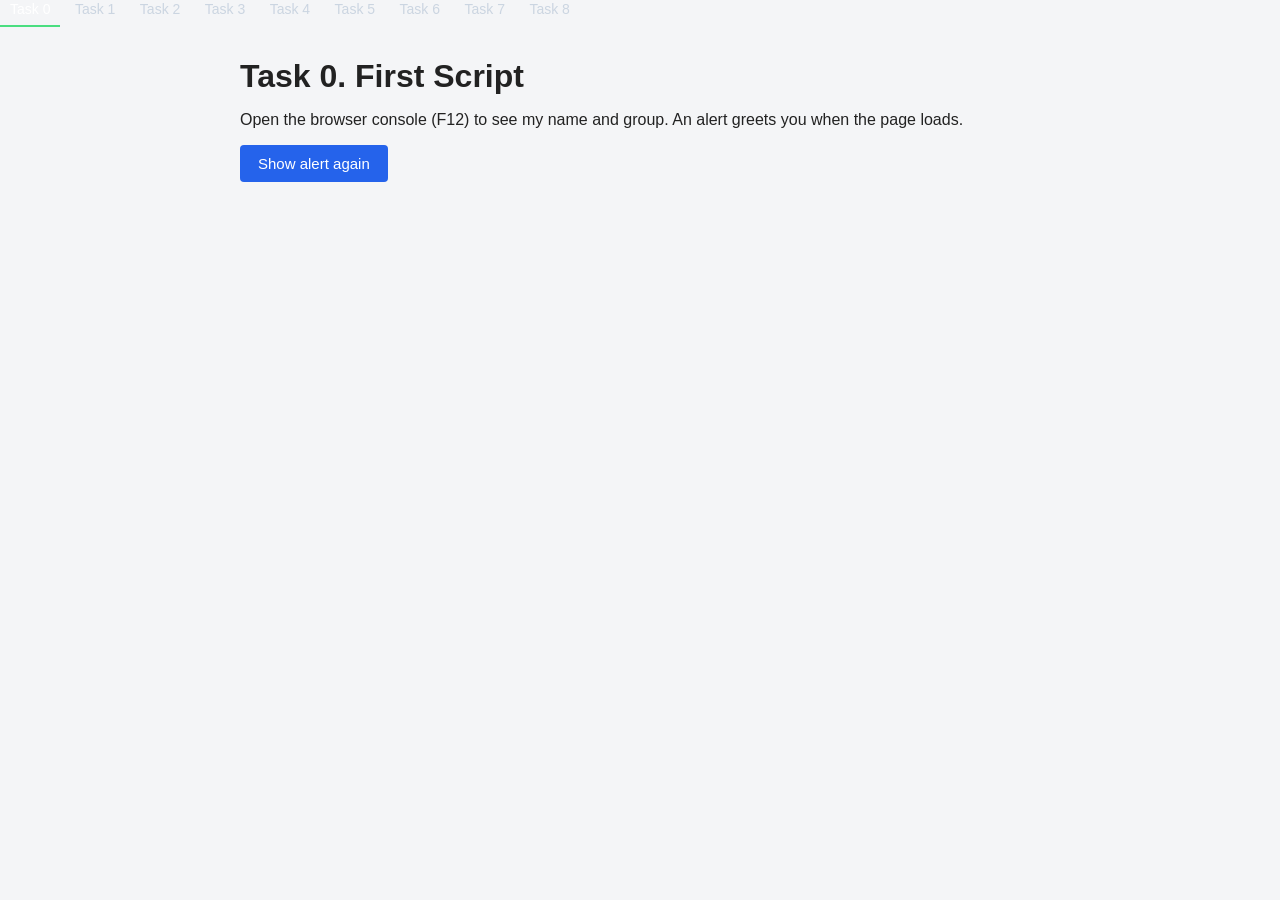
<file: index.html>
<!DOCTYPE html>
<html lang="en">
<head>
  <meta charset="UTF-8">
  <meta name="viewport" content="width=device-width, initial-scale=1.0">
  <title>Task 0. First Script</title>
  <link rel="stylesheet" href="style.css">
</head>
<body>
  <nav class="navbar">
    <a href="index.html" class="active">Task 0</a>
    <a href="task1.html">Task 1</a>
    <a href="task2.html">Task 2</a>
    <a href="task3.html">Task 3</a>
    <a href="task4.html">Task 4</a>
    <a href="task5.html">Task 5</a>
    <a href="task6.html">Task 6</a>
    <a href="task7.html">Task 7</a>
    <a href="task8.html">Task 8</a>
  </nav>
  <main>
    <h1>Task 0. First Script</h1>
<p>Open the browser console (F12) to see my name and group. An alert greets you when the page loads.</p>
<button id="again">Show alert again</button>
  </main>
  <script src="js/index.js"></script>
</body>
</html>
</file>
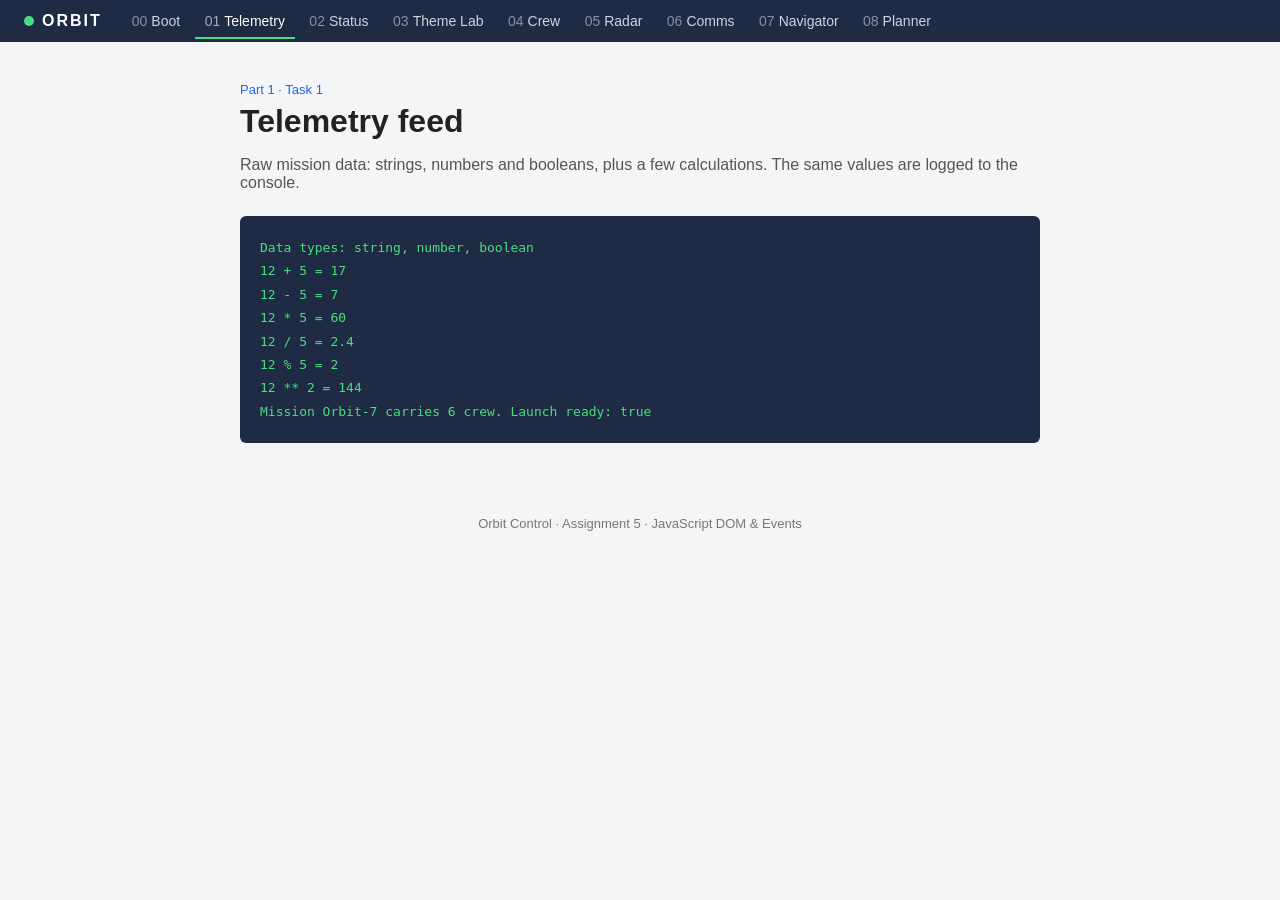
<file: task1.html>
<!DOCTYPE html>
<html lang="en">
<head>
  <meta charset="UTF-8">
  <meta name="viewport" content="width=device-width, initial-scale=1.0">
  <title>Orbit Control · Telemetry feed</title>
  <link rel="stylesheet" href="style.css">
</head>
<body>
  <header class="topbar">
    <a class="brand" href="index.html"><span class="dot"></span>ORBIT</a>
    <nav class="navbar">
      <a href="index.html"><i>00</i>Boot</a>
      <a href="task1.html" class="active"><i>01</i>Telemetry</a>
      <a href="task2.html"><i>02</i>Status</a>
      <a href="task3.html"><i>03</i>Theme Lab</a>
      <a href="task4.html"><i>04</i>Crew</a>
      <a href="task5.html"><i>05</i>Radar</a>
      <a href="task6.html"><i>06</i>Comms</a>
      <a href="task7.html"><i>07</i>Navigator</a>
      <a href="task8.html"><i>08</i>Planner</a>
    </nav>
  </header>
  <main>
    <p class="eyebrow">Part 1 · Task 1</p>
    <h1>Telemetry feed</h1>
    <p class="lead">Raw mission data: strings, numbers and booleans, plus a few calculations. The same values are logged to the console.</p>
    <pre id="out" class="terminal"></pre>
  </main>
  <footer>Orbit Control · Assignment 5 · JavaScript DOM &amp; Events</footer>
  <script src="js/task1.js"></script>
</body>
</html>
</file>
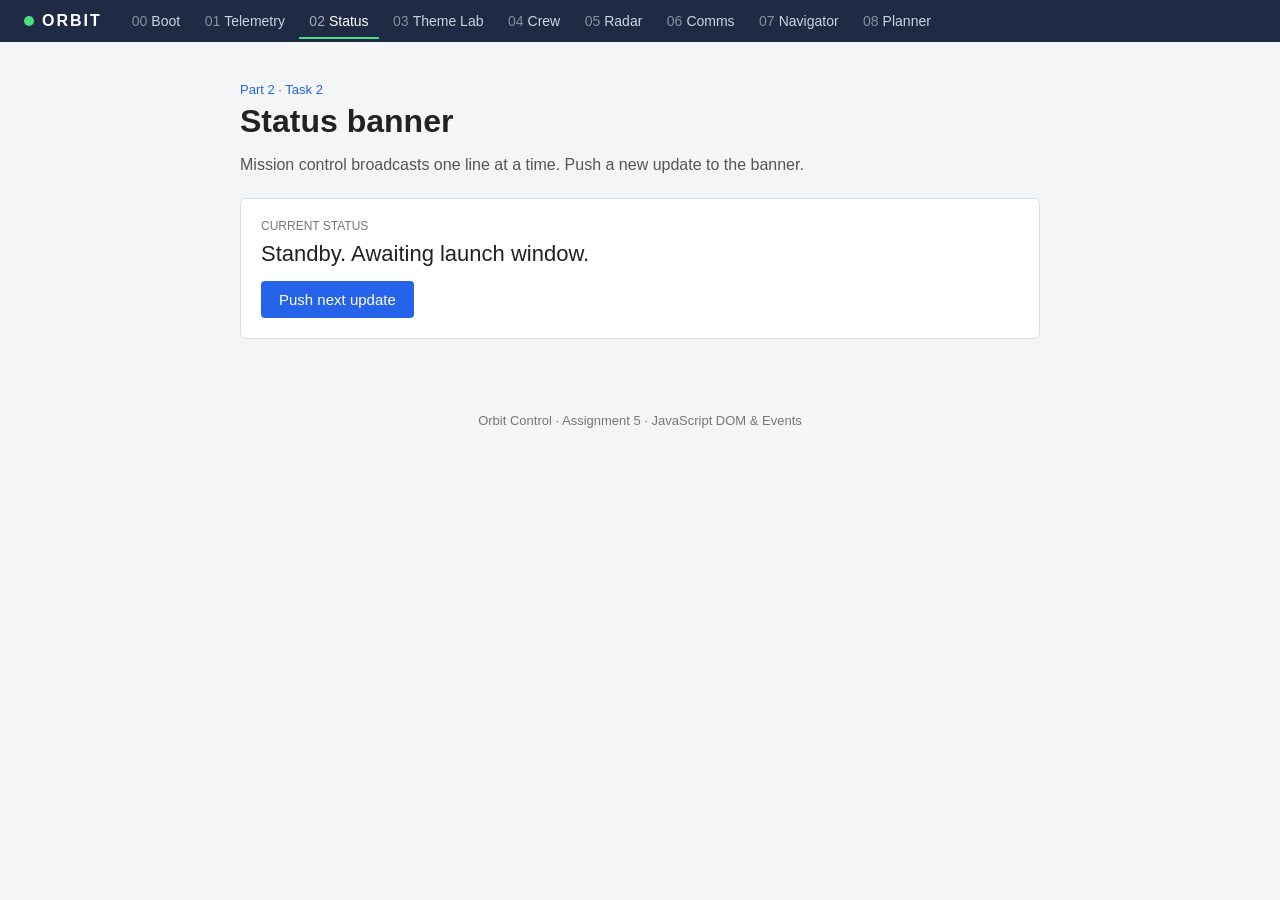
<file: task2.html>
<!DOCTYPE html>
<html lang="en">
<head>
  <meta charset="UTF-8">
  <meta name="viewport" content="width=device-width, initial-scale=1.0">
  <title>Orbit Control · Status banner</title>
  <link rel="stylesheet" href="style.css">
</head>
<body>
  <header class="topbar">
    <a class="brand" href="index.html"><span class="dot"></span>ORBIT</a>
    <nav class="navbar">
      <a href="index.html"><i>00</i>Boot</a>
      <a href="task1.html"><i>01</i>Telemetry</a>
      <a href="task2.html" class="active"><i>02</i>Status</a>
      <a href="task3.html"><i>03</i>Theme Lab</a>
      <a href="task4.html"><i>04</i>Crew</a>
      <a href="task5.html"><i>05</i>Radar</a>
      <a href="task6.html"><i>06</i>Comms</a>
      <a href="task7.html"><i>07</i>Navigator</a>
      <a href="task8.html"><i>08</i>Planner</a>
    </nav>
  </header>
  <main>
    <p class="eyebrow">Part 2 · Task 2</p>
    <h1>Status banner</h1>
    <p class="lead">Mission control broadcasts one line at a time. Push a new update to the banner.</p>
    <div class="panel"><div class="kicker">Current status</div><p id="text" class="big">Standby. Awaiting launch window.</p>
    <button id="btn">Push next update</button></div>
  </main>
  <footer>Orbit Control · Assignment 5 · JavaScript DOM &amp; Events</footer>
  <script src="js/task2.js"></script>
</body>
</html>
</file>
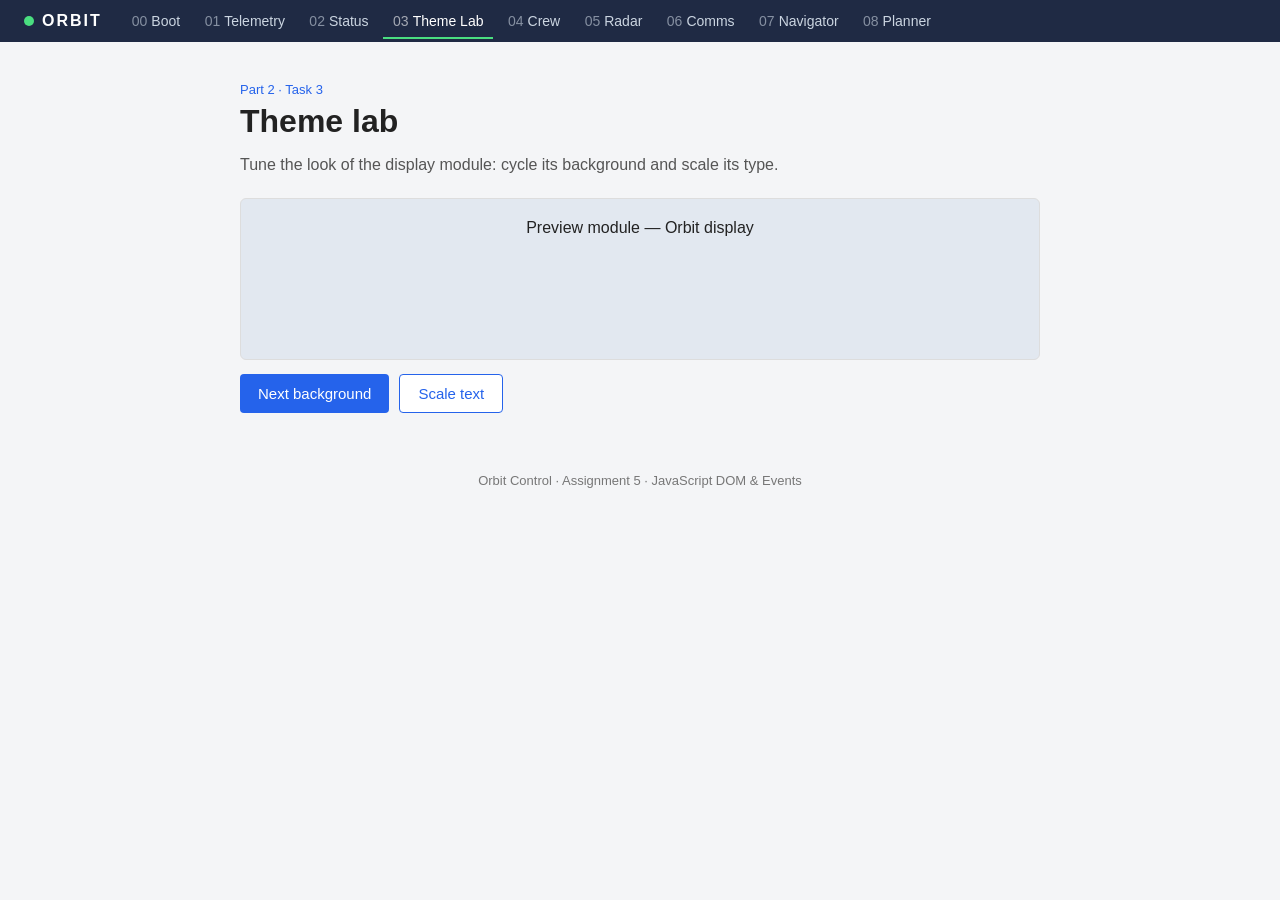
<file: task3.html>
<!DOCTYPE html>
<html lang="en">
<head>
  <meta charset="UTF-8">
  <meta name="viewport" content="width=device-width, initial-scale=1.0">
  <title>Orbit Control · Theme lab</title>
  <link rel="stylesheet" href="style.css">
</head>
<body>
  <header class="topbar">
    <a class="brand" href="index.html"><span class="dot"></span>ORBIT</a>
    <nav class="navbar">
      <a href="index.html"><i>00</i>Boot</a>
      <a href="task1.html"><i>01</i>Telemetry</a>
      <a href="task2.html"><i>02</i>Status</a>
      <a href="task3.html" class="active"><i>03</i>Theme Lab</a>
      <a href="task4.html"><i>04</i>Crew</a>
      <a href="task5.html"><i>05</i>Radar</a>
      <a href="task6.html"><i>06</i>Comms</a>
      <a href="task7.html"><i>07</i>Navigator</a>
      <a href="task8.html"><i>08</i>Planner</a>
    </nav>
  </header>
  <main>
    <p class="eyebrow">Part 2 · Task 3</p>
    <h1>Theme lab</h1>
    <p class="lead">Tune the look of the display module: cycle its background and scale its type.</p>
    <div id="box" class="panel preview">Preview module — Orbit display</div>
    <div class="row"><button id="bg">Next background</button><button id="fs" class="ghost">Scale text</button></div>
  </main>
  <footer>Orbit Control · Assignment 5 · JavaScript DOM &amp; Events</footer>
  <script src="js/task3.js"></script>
</body>
</html>
</file>
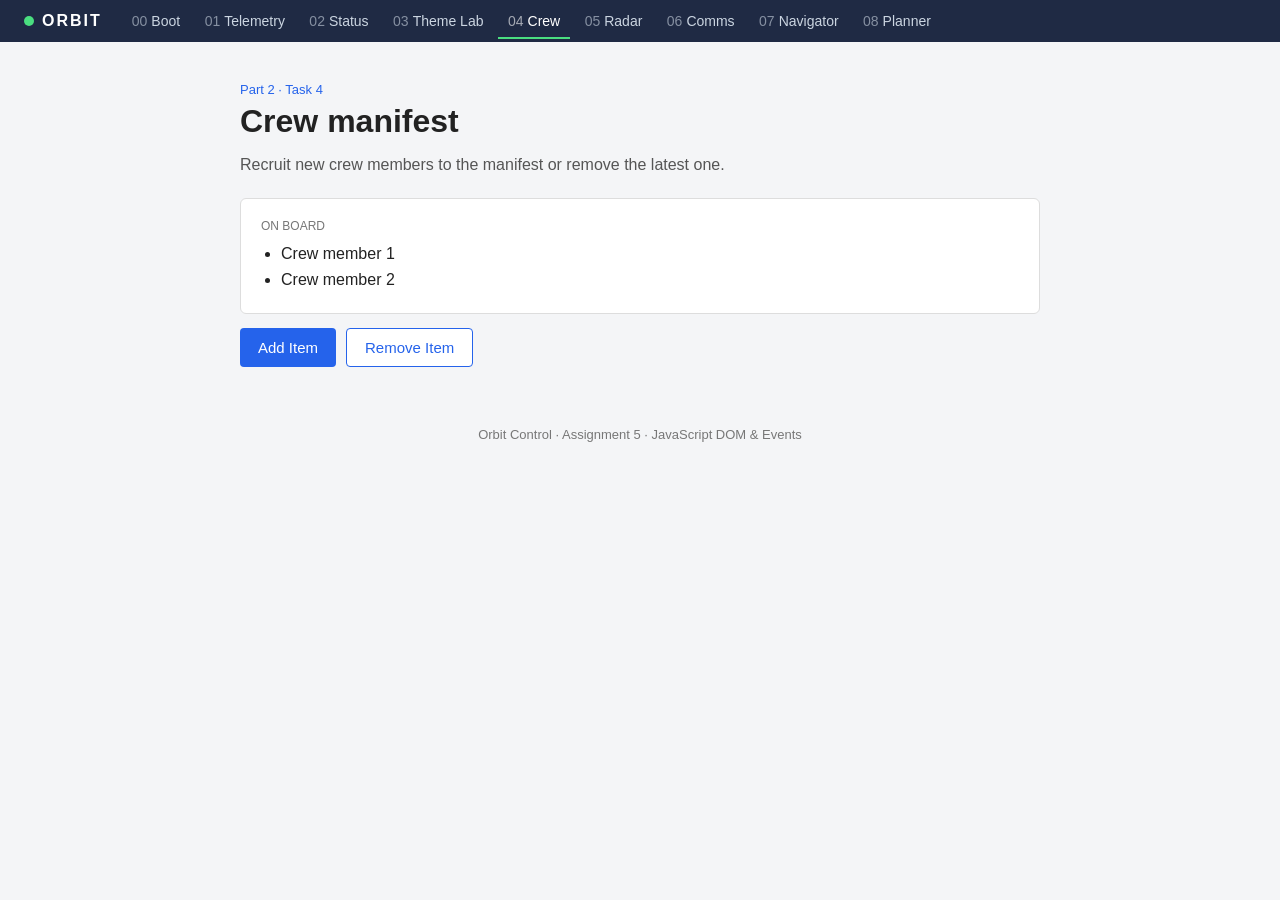
<file: task4.html>
<!DOCTYPE html>
<html lang="en">
<head>
  <meta charset="UTF-8">
  <meta name="viewport" content="width=device-width, initial-scale=1.0">
  <title>Orbit Control · Crew manifest</title>
  <link rel="stylesheet" href="style.css">
</head>
<body>
  <header class="topbar">
    <a class="brand" href="index.html"><span class="dot"></span>ORBIT</a>
    <nav class="navbar">
      <a href="index.html"><i>00</i>Boot</a>
      <a href="task1.html"><i>01</i>Telemetry</a>
      <a href="task2.html"><i>02</i>Status</a>
      <a href="task3.html"><i>03</i>Theme Lab</a>
      <a href="task4.html" class="active"><i>04</i>Crew</a>
      <a href="task5.html"><i>05</i>Radar</a>
      <a href="task6.html"><i>06</i>Comms</a>
      <a href="task7.html"><i>07</i>Navigator</a>
      <a href="task8.html"><i>08</i>Planner</a>
    </nav>
  </header>
  <main>
    <p class="eyebrow">Part 2 · Task 4</p>
    <h1>Crew manifest</h1>
    <p class="lead">Recruit new crew members to the manifest or remove the latest one.</p>
    <div class="panel"><div class="kicker">On board</div><ul id="list" class="manifest"><li>Crew member 1</li><li>Crew member 2</li></ul></div>
    <div class="row"><button id="add">Add Item</button><button id="remove" class="ghost">Remove Item</button></div>
  </main>
  <footer>Orbit Control · Assignment 5 · JavaScript DOM &amp; Events</footer>
  <script src="js/task4.js"></script>
</body>
</html>
</file>
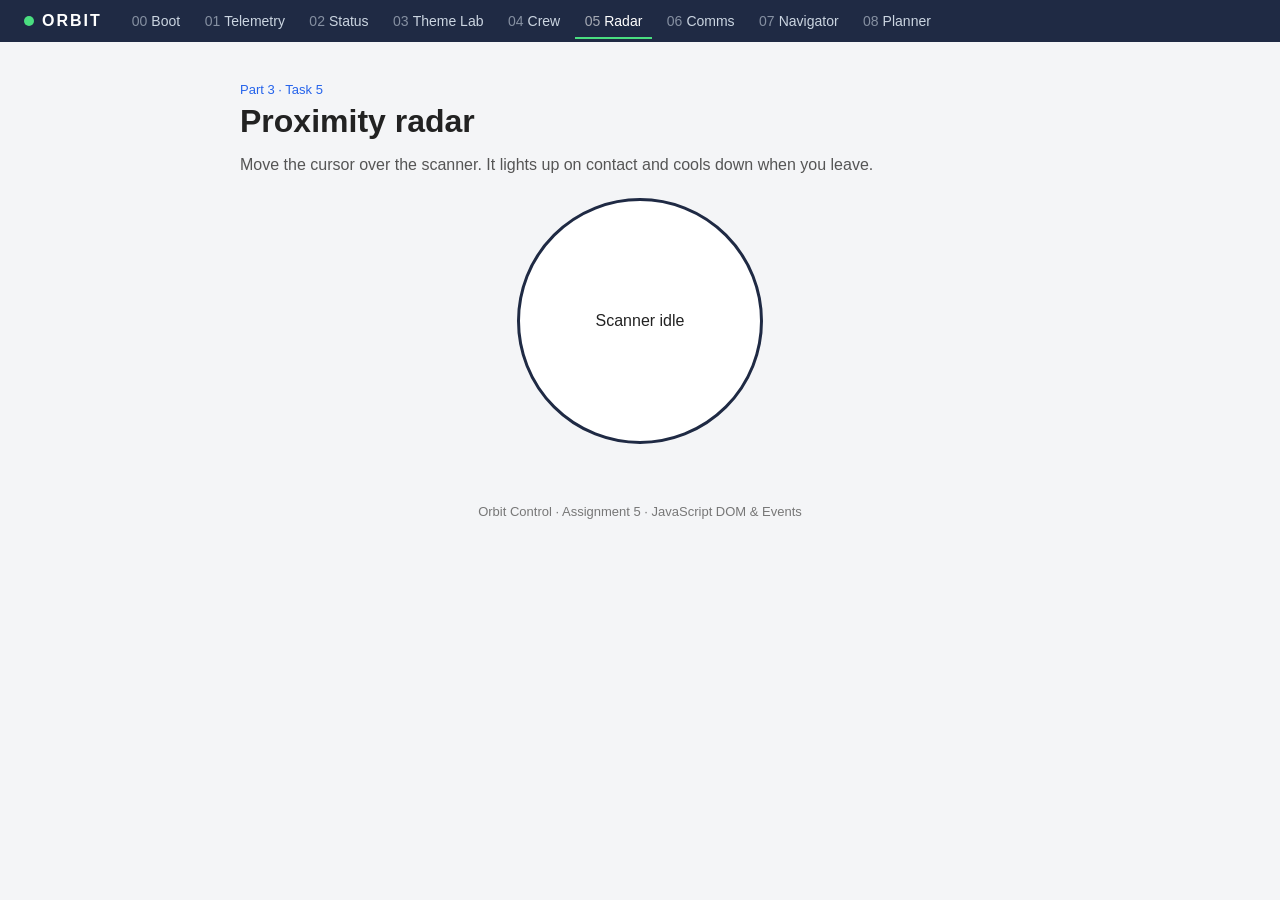
<file: task5.html>
<!DOCTYPE html>
<html lang="en">
<head>
  <meta charset="UTF-8">
  <meta name="viewport" content="width=device-width, initial-scale=1.0">
  <title>Orbit Control · Proximity radar</title>
  <link rel="stylesheet" href="style.css">
</head>
<body>
  <header class="topbar">
    <a class="brand" href="index.html"><span class="dot"></span>ORBIT</a>
    <nav class="navbar">
      <a href="index.html"><i>00</i>Boot</a>
      <a href="task1.html"><i>01</i>Telemetry</a>
      <a href="task2.html"><i>02</i>Status</a>
      <a href="task3.html"><i>03</i>Theme Lab</a>
      <a href="task4.html"><i>04</i>Crew</a>
      <a href="task5.html" class="active"><i>05</i>Radar</a>
      <a href="task6.html"><i>06</i>Comms</a>
      <a href="task7.html"><i>07</i>Navigator</a>
      <a href="task8.html"><i>08</i>Planner</a>
    </nav>
  </header>
  <main>
    <p class="eyebrow">Part 3 · Task 5</p>
    <h1>Proximity radar</h1>
    <p class="lead">Move the cursor over the scanner. It lights up on contact and cools down when you leave.</p>
    <div id="hover" class="radar"><span>Scanner idle</span></div>
  </main>
  <footer>Orbit Control · Assignment 5 · JavaScript DOM &amp; Events</footer>
  <script src="js/task5.js"></script>
</body>
</html>
</file>
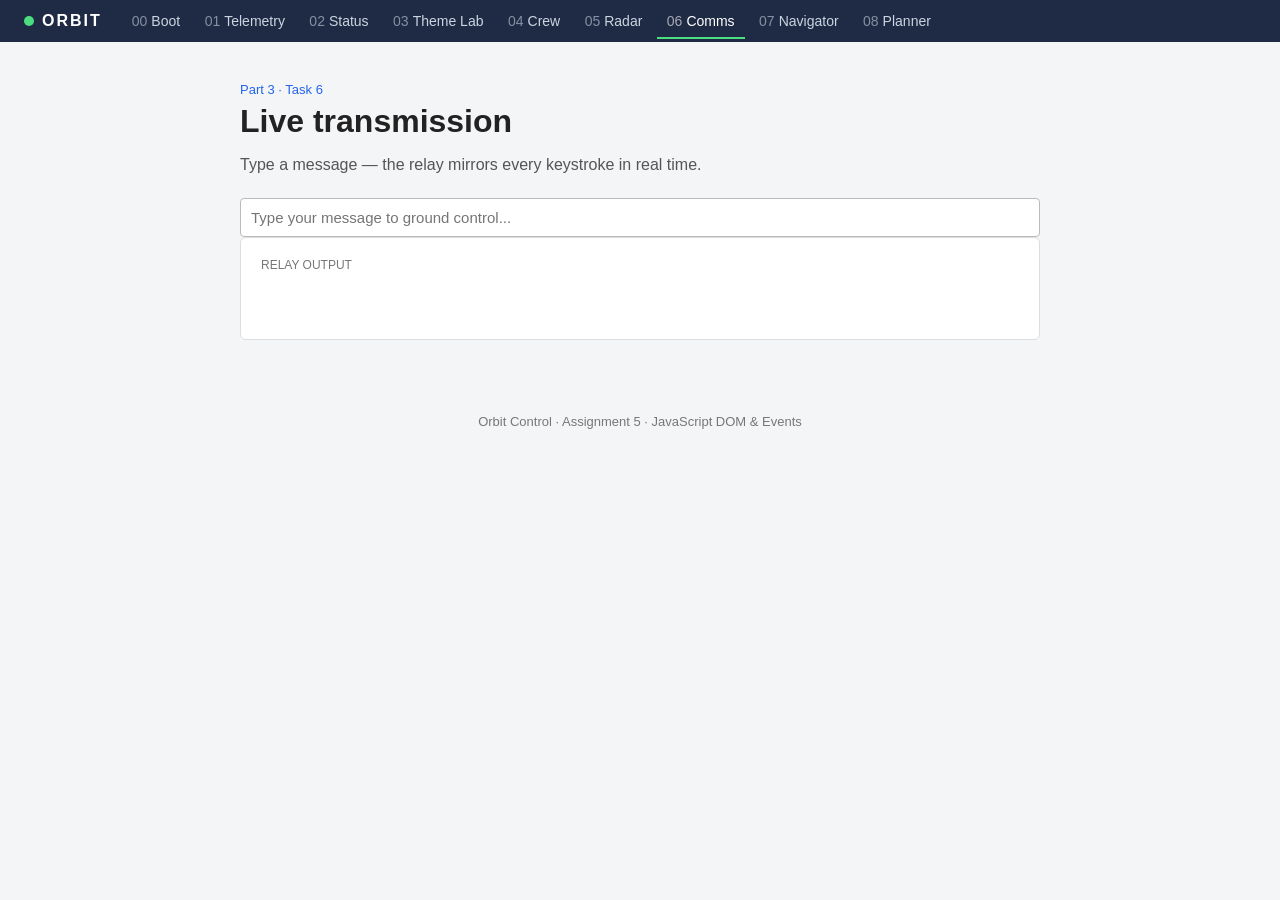
<file: task6.html>
<!DOCTYPE html>
<html lang="en">
<head>
  <meta charset="UTF-8">
  <meta name="viewport" content="width=device-width, initial-scale=1.0">
  <title>Orbit Control · Live transmission</title>
  <link rel="stylesheet" href="style.css">
</head>
<body>
  <header class="topbar">
    <a class="brand" href="index.html"><span class="dot"></span>ORBIT</a>
    <nav class="navbar">
      <a href="index.html"><i>00</i>Boot</a>
      <a href="task1.html"><i>01</i>Telemetry</a>
      <a href="task2.html"><i>02</i>Status</a>
      <a href="task3.html"><i>03</i>Theme Lab</a>
      <a href="task4.html"><i>04</i>Crew</a>
      <a href="task5.html"><i>05</i>Radar</a>
      <a href="task6.html" class="active"><i>06</i>Comms</a>
      <a href="task7.html"><i>07</i>Navigator</a>
      <a href="task8.html"><i>08</i>Planner</a>
    </nav>
  </header>
  <main>
    <p class="eyebrow">Part 3 · Task 6</p>
    <h1>Live transmission</h1>
    <p class="lead">Type a message — the relay mirrors every keystroke in real time.</p>
    <input id="inp" type="text" placeholder="Type your message to ground control...">
    <div class="panel"><div class="kicker">Relay output</div><p class="big mono" id="live">&nbsp;</p></div>
  </main>
  <footer>Orbit Control · Assignment 5 · JavaScript DOM &amp; Events</footer>
  <script src="js/task6.js"></script>
</body>
</html>
</file>
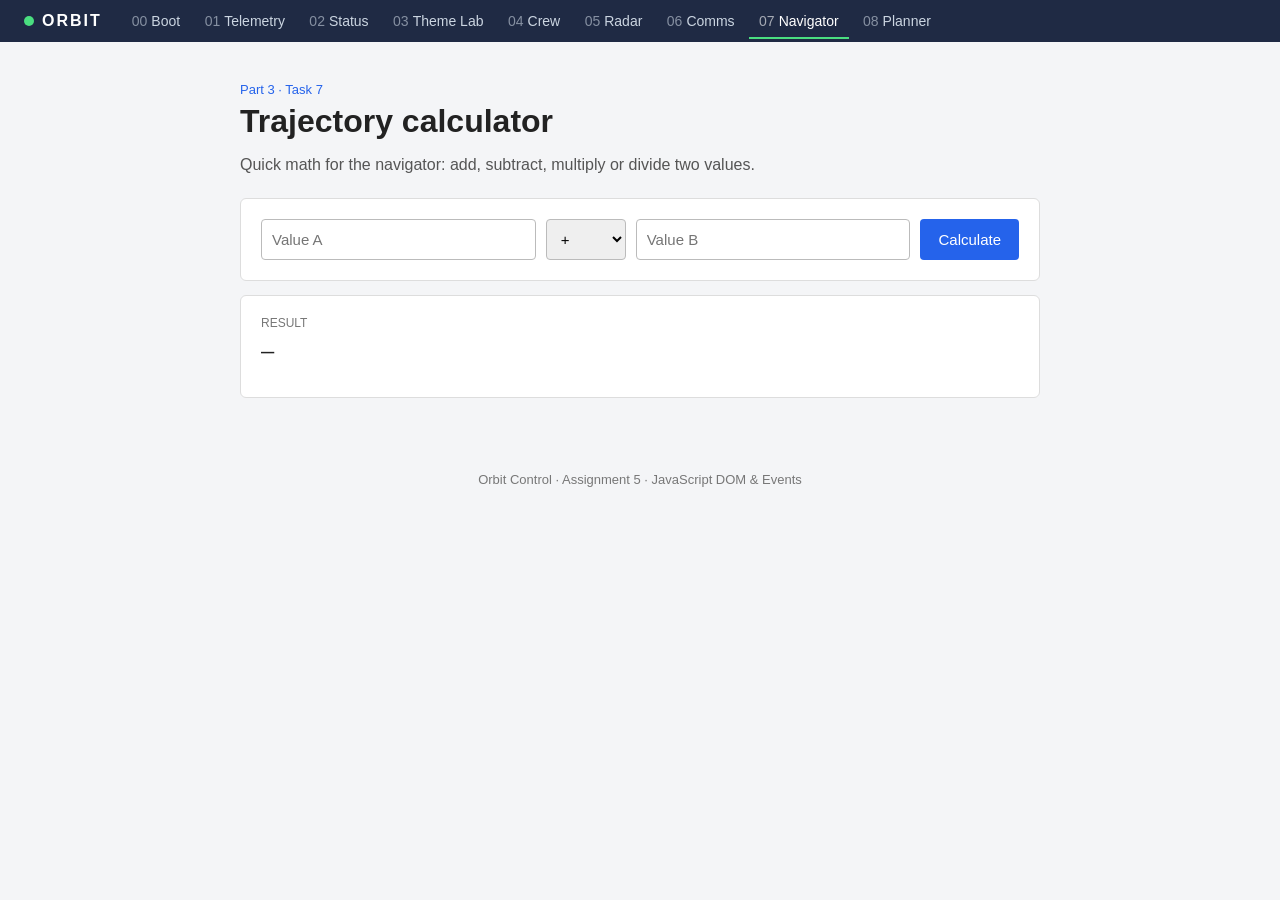
<file: task7.html>
<!DOCTYPE html>
<html lang="en">
<head>
  <meta charset="UTF-8">
  <meta name="viewport" content="width=device-width, initial-scale=1.0">
  <title>Orbit Control · Trajectory calculator</title>
  <link rel="stylesheet" href="style.css">
</head>
<body>
  <header class="topbar">
    <a class="brand" href="index.html"><span class="dot"></span>ORBIT</a>
    <nav class="navbar">
      <a href="index.html"><i>00</i>Boot</a>
      <a href="task1.html"><i>01</i>Telemetry</a>
      <a href="task2.html"><i>02</i>Status</a>
      <a href="task3.html"><i>03</i>Theme Lab</a>
      <a href="task4.html"><i>04</i>Crew</a>
      <a href="task5.html"><i>05</i>Radar</a>
      <a href="task6.html"><i>06</i>Comms</a>
      <a href="task7.html" class="active"><i>07</i>Navigator</a>
      <a href="task8.html"><i>08</i>Planner</a>
    </nav>
  </header>
  <main>
    <p class="eyebrow">Part 3 · Task 7</p>
    <h1>Trajectory calculator</h1>
    <p class="lead">Quick math for the navigator: add, subtract, multiply or divide two values.</p>
    <div class="panel calc">
      <input id="a" type="number" placeholder="Value A">
      <select id="op"><option value="+">+</option><option value="-">−</option><option value="*">×</option><option value="/">÷</option></select>
      <input id="b" type="number" placeholder="Value B">
      <button id="eq">Calculate</button>
    </div>
    <div class="panel"><div class="kicker">Result</div><p class="big mono" id="res">—</p></div>
  </main>
  <footer>Orbit Control · Assignment 5 · JavaScript DOM &amp; Events</footer>
  <script src="js/task7.js"></script>
</body>
</html>
</file>
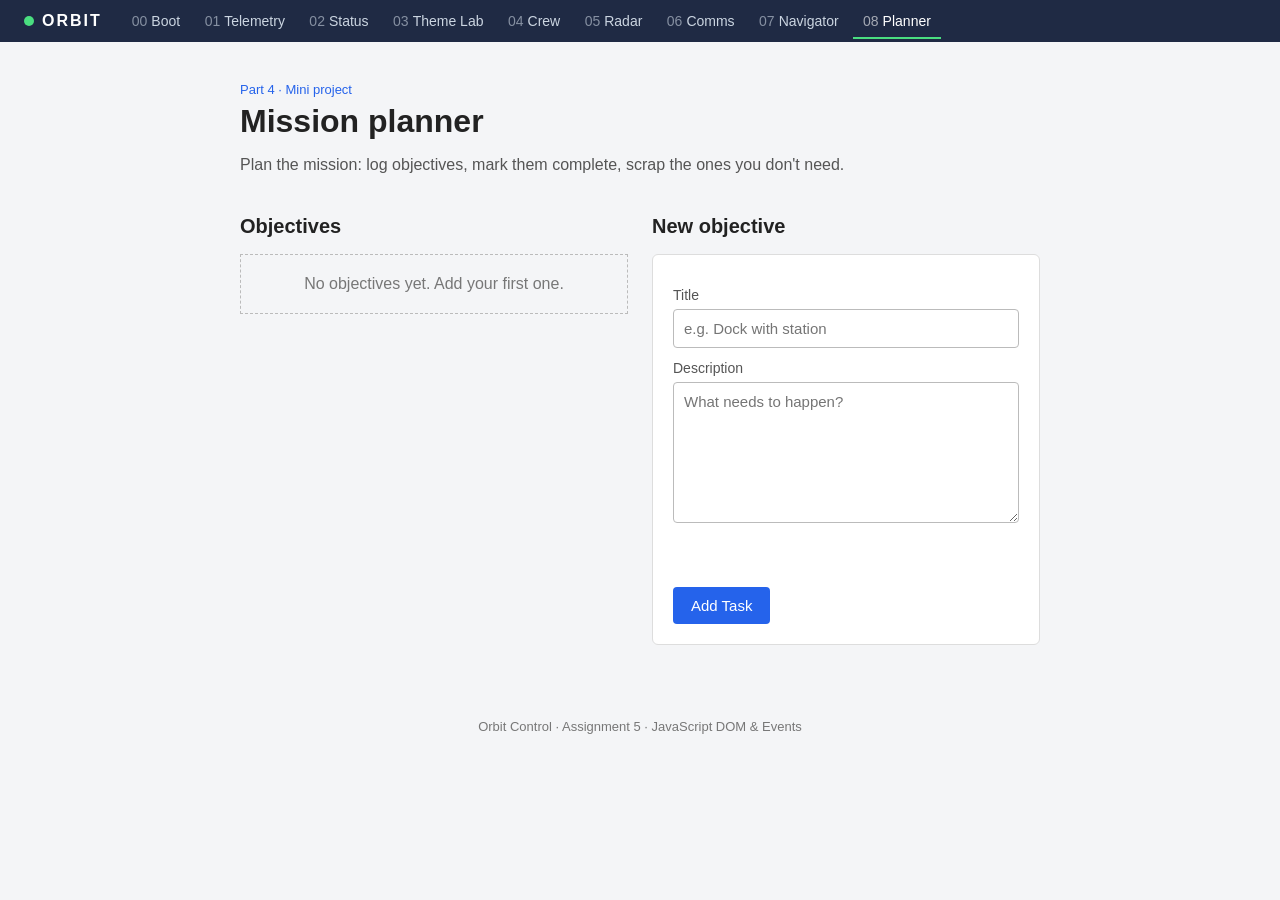
<file: task8.html>
<!DOCTYPE html>
<html lang="en">
<head>
  <meta charset="UTF-8">
  <meta name="viewport" content="width=device-width, initial-scale=1.0">
  <title>Orbit Control · Mission planner</title>
  <link rel="stylesheet" href="style.css">
</head>
<body>
  <header class="topbar">
    <a class="brand" href="index.html"><span class="dot"></span>ORBIT</a>
    <nav class="navbar">
      <a href="index.html"><i>00</i>Boot</a>
      <a href="task1.html"><i>01</i>Telemetry</a>
      <a href="task2.html"><i>02</i>Status</a>
      <a href="task3.html"><i>03</i>Theme Lab</a>
      <a href="task4.html"><i>04</i>Crew</a>
      <a href="task5.html"><i>05</i>Radar</a>
      <a href="task6.html"><i>06</i>Comms</a>
      <a href="task7.html"><i>07</i>Navigator</a>
      <a href="task8.html" class="active"><i>08</i>Planner</a>
    </nav>
  </header>
  <main>
    <p class="eyebrow">Part 4 · Mini project</p>
    <h1>Mission planner</h1>
    <p class="lead">Plan the mission: log objectives, mark them complete, scrap the ones you don't need.</p>
    <div class="todo">
      <section><h2>Objectives</h2><div id="tasks"></div></section>
      <section><h2>New objective</h2>
        <form class="panel form" id="form" novalidate>
          <label for="title">Title</label><input id="title" type="text" placeholder="e.g. Dock with station">
          <label for="desc">Description</label><textarea id="desc" rows="7" placeholder="What needs to happen?"></textarea>
          <p class="error" id="err"></p>
          <button type="submit">Add Task</button>
        </form>
      </section>
    </div>
  </main>
  <footer>Orbit Control · Assignment 5 · JavaScript DOM &amp; Events</footer>
  <script src="js/task8.js"></script>
</body>
</html>
</file>
<file: style.css>
body {
  margin: 0;
  font-family: Arial, sans-serif;
  background: #f4f5f7;
  color: #222;
}

.topbar {
  display: flex;
  align-items: center;
  flex-wrap: wrap;
  gap: 20px;
  padding: 12px 24px;
  background: #1f2a44;
}

.brand {
  color: #fff;
  font-weight: bold;
  text-decoration: none;
  letter-spacing: 2px;
}

.dot {
  display: inline-block;
  width: 10px;
  height: 10px;
  margin-right: 8px;
  border-radius: 50%;
  background: #4ade80;
}

.navbar a {
  color: #cbd5e1;
  text-decoration: none;
  padding: 8px 10px;
  font-size: 14px;
}

.navbar a i {
  font-style: normal;
  margin-right: 4px;
  opacity: 0.6;
}

.navbar a:hover { color: #fff; }
.navbar a.active { color: #fff; border-bottom: 2px solid #4ade80; }

main {
  max-width: 800px;
  margin: 0 auto;
  padding: 40px 20px;
}

.eyebrow { color: #2563eb; font-size: 13px; margin: 0 0 6px; }
h1 { margin: 0 0 10px; font-size: 32px; }
h2 { font-size: 20px; }
.lead { color: #555; margin-bottom: 24px; }
.muted { color: #666; }
.kicker { font-size: 12px; color: #777; text-transform: uppercase; margin-bottom: 8px; }
.big { font-size: 22px; margin: 0 0 14px; }
.mono, .terminal { font-family: monospace; }

.panel {
  background: #fff;
  border: 1px solid #ddd;
  border-radius: 6px;
  padding: 20px;
  margin-bottom: 14px;
}

.terminal {
  background: #1f2a44;
  color: #4ade80;
  padding: 20px;
  border-radius: 6px;
  line-height: 1.8;
  white-space: pre-wrap;
}

button {
  background: #2563eb;
  color: #fff;
  border: 0;
  padding: 10px 18px;
  font-size: 15px;
  border-radius: 4px;
  cursor: pointer;
}

button:hover { background: #1d4ed8; }
button.ghost { background: #fff; color: #2563eb; border: 1px solid #2563eb; }

.row { display: flex; gap: 10px; flex-wrap: wrap; }

input, select, textarea {
  width: 100%;
  box-sizing: border-box;
  padding: 10px;
  font-size: 15px;
  border: 1px solid #bbb;
  border-radius: 4px;
  font-family: inherit;
}

.preview { min-height: 120px; text-align: center; background: #e2e8f0; }
.manifest { margin: 0; padding-left: 20px; }
.manifest li { padding: 4px 0; }

.radar {
  width: 240px;
  height: 240px;
  margin: 0 auto;
  display: flex;
  align-items: center;
  justify-content: center;
  text-align: center;
  border-radius: 50%;
  border: 3px solid #1f2a44;
  background: #fff;
}

.calc { display: grid; grid-template-columns: 1fr 80px 1fr auto; gap: 10px; }

.todo { display: grid; grid-template-columns: 1fr 1fr; gap: 24px; align-items: start; }
.form label { display: block; margin: 12px 0 6px; font-size: 14px; color: #555; }
.form button { margin-top: 14px; }
.error { color: #dc2626; font-size: 14px; min-height: 18px; }

.task {
  background: #fff;
  border: 1px solid #ddd;
  border-radius: 6px;
  padding: 12px 14px;
  margin-bottom: 10px;
}

.task-head { display: flex; align-items: center; gap: 6px; }
.task-head .name { flex: 1; font-weight: bold; }
.task p { color: #666; font-size: 14px; margin: 8px 0 0; white-space: pre-wrap; }
.icon { padding: 5px 10px; font-size: 13px; }
.icon.del { background: #dc2626; }
.task.done .name, .task.done p { text-decoration: line-through; color: #999; }
.empty { color: #777; border: 1px dashed #bbb; padding: 20px; text-align: center; }

footer { text-align: center; color: #777; font-size: 13px; padding: 20px; }

@media (max-width: 700px) {
  .todo, .calc { grid-template-columns: 1fr; }
}
</file>
